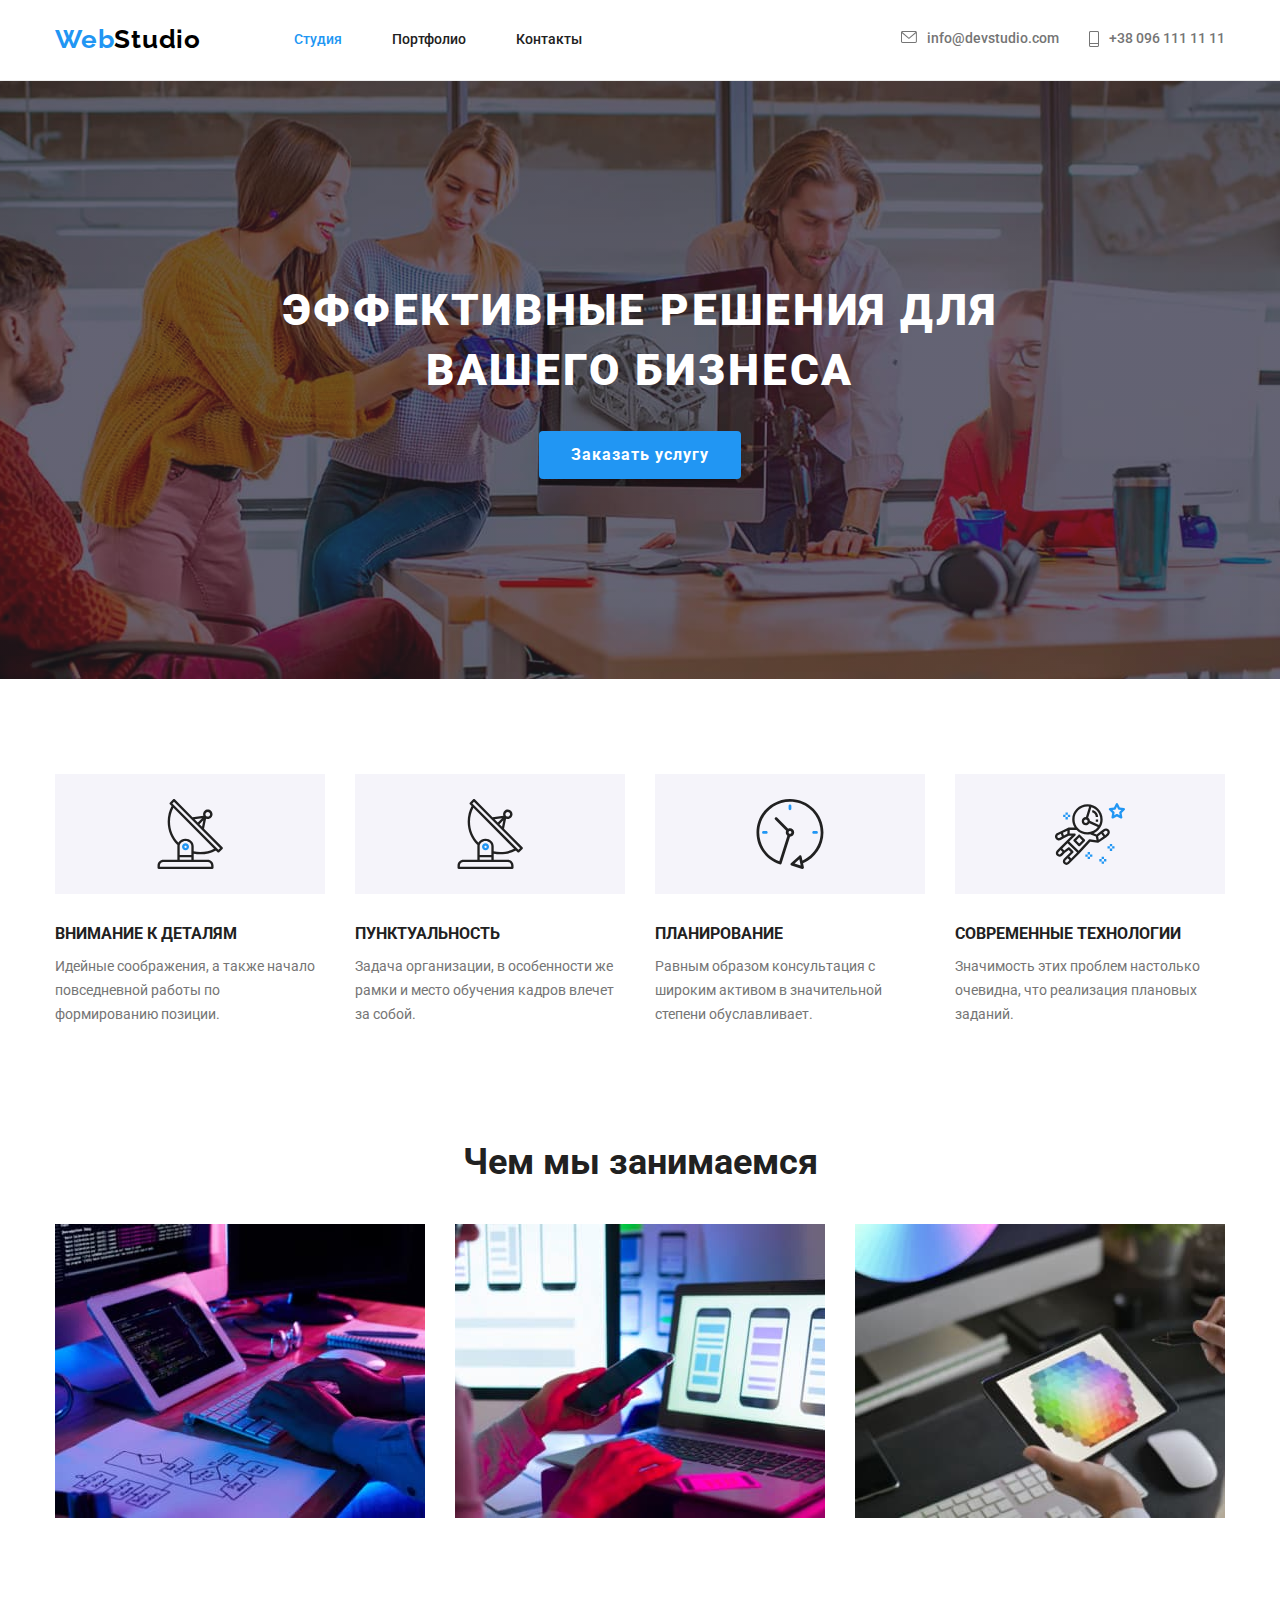
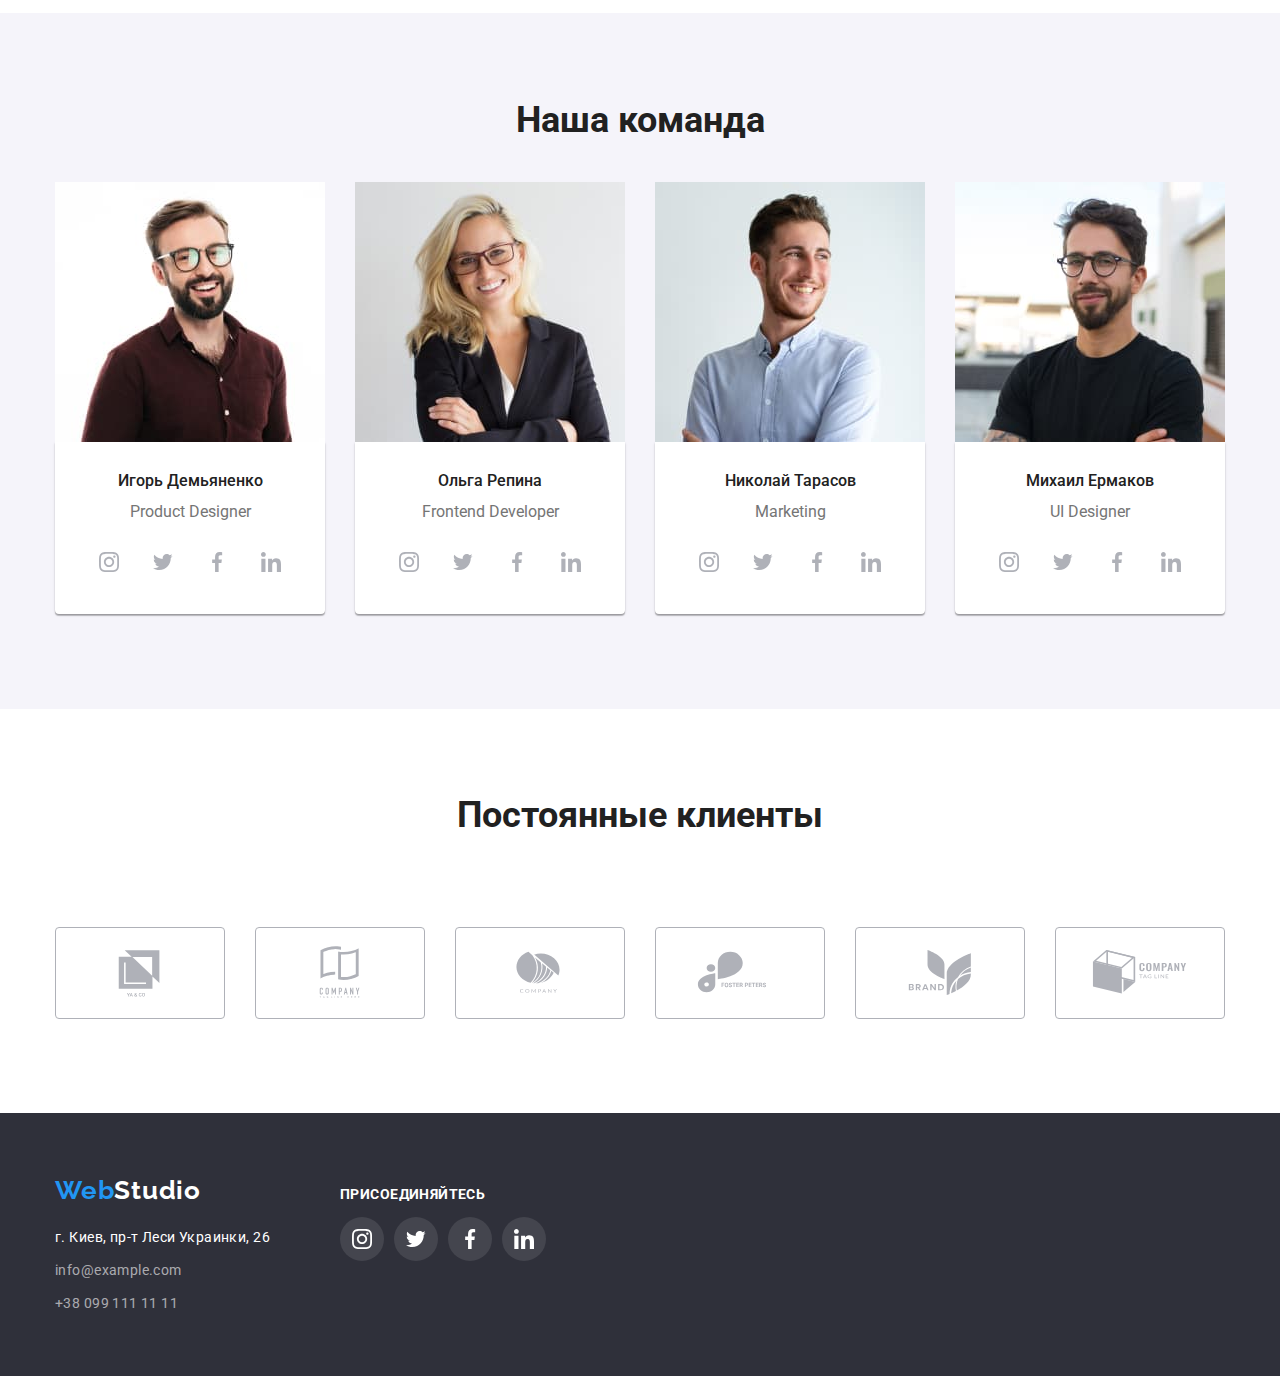
<file: index.html>
<!DOCTYPE html>
<html lang="ru">

<head>
    <meta charset="UTF-8">
    <meta http-equiv="X-UA-Compatible" content="IE=edge">
    <meta name="viewport" content="width=device-width, initial-scale=1.0">
    <link rel="preconnect" href="https://fonts.gstatic.com">
    <link href="https://fonts.googleapis.com/css2?family=Raleway:wght@700&family=Roboto:wght@400;500;700;900&display=swap"
        rel="stylesheet">
    <link rel="stylesheet" href="https://cdnjs.cloudflare.com/ajax/libs/modern-normalize/1.0.0/modern-normalize.min.css">
    <link rel="stylesheet" type="text/css" href="./css/styles.css">
    <title>Web Studio</title>
</head>
<body>
    <header class="header-site">
        <div class="container header-flex">
            <nav class="nav-flex">
                <a href="./index.html" class="logo"><span class="logo-web">Web</span><span class="logo-studio">Studio</span></a>
                <ul class="list menu-flex">
                    <li class="menu-list"><a href="./index.html" class="current-page link">Студия</a></li>
                    <li class="menu-list"><a href="./portfolio.html" class="nav-item link">Портфолио</a></li>
                    <li class="menu-list"><a href="" class="nav-item link">Контакты</a></li>
                </ul>
            </nav>
            <ul class="list contact-flex">
                <li class="contact-flex-item envelope"><a href="mailto:example@mail.ru" class="contact link">
                    <svg class="icon-envelope">
                        <use href="images/sprite.svg#icon-envelope"></use>
                    </svg>
                    info@devstudio.com
                </a></li>
                <li class="contact-flex-item"><a href="tel:+380961111111" class="contact link">
                    <svg class="icon-phone">
                        <use href="images/sprite.svg#icon-phone"></use>
                    </svg>
                    +38 096 111 11 11
                </a></li>
            </ul>
        </div>
    </header>
    <main>
        <section class="hero">
            <div class="container hero-box">
                <h1 class="hero-heading">Эффективные решения для вашего бизнеса</h1>
                <button type="button" class="button">Заказать услугу</button>
            </div>
        </section>
            <section class="paddings">
                <div class="container">
                    <ul class="list advantages-flex">
                        <li class="advantages-item"> 
                            <div class="advantages-box">
                                <svg class="icon-group" width="70px" height="70px">
                                    <use href="images/sprite.svg#icon-group"></use>
                                </svg>
                            </div>
                            <h3 class="advantages-heading">Внимание к деталям</h3>
                            <p class="advantages-description">Идейные соображения, а также начало повседневной работы по формированию позиции.</p>
                        </li>
                        <li class="advantages-item">
                            <div class="advantages-box">
                                <svg class="icon-group" width="70px" height="70px">
                                    <use href="images/sprite.svg#icon-group"></use>
                                </svg>
                            </div>
                            <h3 class="advantages-heading">Пунктуальность</h3>
                            <p class="advantages-description">Задача организации, в особенности же рамки и место обучения кадров влечет за собой.</p>
                        </li>
                        <li class="advantages-item"> 
                            <div class="advantages-box">
                                <svg class="icon-clock" width="70px" height="70px">
                                    <use href="images/sprite.svg#icon-clock"></use>
                                </svg>
                            </div>
                            <h3 class="advantages-heading">Планирование</h3>
                            <p class="advantages-description">Равным образом консультация с широким активом в значительной степени обуславливает.</p>
                        </li>
                        <li class="advantages-item">
                            <div class="advantages-box">
                                <svg class="icon-astronaut" width="70px" height="70px">
                                    <use href="images/sprite.svg#icon-astronaut"></use>
                                </svg>
                            </div>
                            <h3 class="advantages-heading">Современные технологии</h3>
                            <p class="advantages-description">Значимость этих проблем настолько очевидна, что реализация плановых заданий.</p>
                        </li>
                    </ul>
                </div>
            </section>
            <section class="overview-section">
                <div class="container">
                    <h2 class="title">Чем мы занимаемся</h2>
                    <ul class="list overview-flex">
                        <Li class="overwiew-item">
                            <img class="overview-image" src="images/mainpage/img.jpg" alt="Planning the stucture of an application" width="370" height="294">
                        </Li>
                        <li class="overwiew-item">
                            <img class="overview-image" src="images/mainpage/img2.jpg" alt="Designing the application" width="370" height="294">
                        </li>
                        <li class="overwiew-item">
                            <img class="overview-image" src="images/mainpage/img3.jpg" alt="Selecting a color scheme for a project" width="370" height="294">
                        </li>
                    </ul>
                </div>
            </section>
            <section class="team-section paddings">
                <div class="container">
                    <h2 class="title">Наша команда</h2>
                    <ul class="company-team list">
                        <li class="team-item">
                            <img class="team-photo" src="images/mainpage/product-designer.jpg" alt="A photo of the company's Product Designer" width="270"
                                height="260">
                           <div class="team-card">
                                <h3 class="team-heading">Игорь Демьяненко</h3>
                                <p class="team-role">Product Designer</p>
                                <ul class="social-media list">
                                    <li>
                                        <a href="" class="media-item">
                                            <svg class="media-icon" width="20px" height="20px">
                                                <use href="images/sprite.svg#icon-instagram"></use>
                                            </svg>
                                        </a>
                                    </li>
                                    <li>
                                        <a href="" class="media-item">
                                            <svg class="media-icon" width="20px" height="20px">
                                                <use href="images/sprite.svg#icon-twitter"></use>
                                            </svg>
                                        </a>
                                    </li>
                                    <li>
                                        <a href="" class="media-item">
                                            <svg class="media-icon" width="20px" height="20px">
                                                <use href="images/sprite.svg#icon-facebook"></use>
                                            </svg>
                                        </a>
                                    </li>
                                    <li>
                                        <a href="" class="media-item">
                                            <svg class="media-icon" width="20px" height="20px">
                                                <use href="images/sprite.svg#icon-linkedin"></use>
                                            </svg>
                                        </a>
                                    </li>
                                </ul>
                           </div>
                        </li>
                        <li class="team-item">
                            <img class="team-photo" src="images/mainpage/frontend-developer.jpg" alt="A photo of the company's Frontend Developer" width="270"
                                height="260">
                            <div class="team-card">
                                <h3 class="team-heading">Ольга Репина</h3>
                                <p class="team-role">Frontend Developer</p>
                                <ul class="social-media list">
                                    <li>
                                        <a href="" class="media-item">
                                            <svg class="media-icon" width="20px" height="20px">
                                                <use href="images/sprite.svg#icon-instagram"></use>
                                            </svg>
                                        </a>
                                    </li>
                                    <li>
                                        <a href="" class="media-item">
                                            <svg class="media-icon" width="20px" height="20px">
                                                <use href="images/sprite.svg#icon-twitter"></use>
                                            </svg>
                                        </a>
                                    </li>
                                    <li>
                                        <a href="" class="media-item">
                                            <svg class="media-icon" width="20px" height="20px">
                                                <use href="images/sprite.svg#icon-facebook"></use>
                                            </svg>
                                        </a>
                                    </li>
                                    <li>
                                        <a href="" class="media-item">
                                            <svg class="media-icon" width="20px" height="20px">
                                                <use href="images/sprite.svg#icon-linkedin"></use>
                                            </svg>
                                        </a>
                                    </li>
                                </ul>
                            </div>
                        </li>
                        <li class="team-item">
                            <img  class="team-photo" src="images/mainpage/marketing-director.jpg" alt="A photo of the company's Marketing Director" width="270"
                                height="260">
                            <div class="team-card">
                                <h3 class="team-heading">Николай Тарасов</h3>
                                <p class="team-role">Marketing</p>
                                <ul class="social-media list">
                                    <li>
                                        <a href="" class="media-item">
                                            <svg class="media-icon" width="20px" height="20px">
                                                <use href="images/sprite.svg#icon-instagram"></use>
                                            </svg>
                                        </a>
                                    </li>
                                    <li>
                                        <a href="" class="media-item">
                                            <svg class="media-icon" width="20px" height="20px">
                                                <use href="images/sprite.svg#icon-twitter"></use>
                                            </svg>
                                        </a>
                                    </li>
                                    <li>
                                        <a href="" class="media-item">
                                            <svg class="media-icon" width="20px" height="20px">
                                                <use href="images/sprite.svg#icon-facebook"></use>
                                            </svg>
                                        </a>
                                    </li>
                                    <li>
                                        <a href="" class="media-item">
                                            <svg class="media-icon" width="20px" height="20px">
                                                <use href="images/sprite.svg#icon-linkedin"></use>
                                            </svg>
                                        </a>
                                    </li>
                                </ul>
                            </div>
                        </li>
                        <li class="team-item">
                            <img class="team-photo" src="images/mainpage/ui-designer.jpg" alt="A photo of the company's UI Designer" width="270" height="260">
                            <div class="team-card">
                                <h3 class="team-heading">Михаил Ермаков</h3>
                                <p class="team-role">UI Designer</p>
                                <ul class="social-media list">
                                    <li>
                                        <a href="" class="media-item">
                                            <svg class="media-icon" width="20px" height="20px">
                                                <use href="images/sprite.svg#icon-instagram"></use>
                                            </svg>
                                        </a>
                                    </li>
                                    <li>
                                        <a href="" class="media-item">
                                            <svg class="media-icon" width="20px" height="20px">
                                                <use href="images/sprite.svg#icon-twitter"></use>
                                            </svg>
                                        </a>
                                    </li>
                                    <li>
                                        <a href="" class="media-item">
                                            <svg class="media-icon" width="20px" height="20px">
                                                <use href="images/sprite.svg#icon-facebook"></use>
                                            </svg>
                                        </a>
                                    </li>
                                    <li>
                                        <a href="" class="media-item">
                                            <svg class="media-icon" width="20px" height="20px">
                                                <use href="images/sprite.svg#icon-linkedin"></use>
                                            </svg>
                                        </a>
                                    </li>
                                </ul>
                            </div>
                        </li>
                    </ul>
                </div>
            </section>
            <section class="clients-section">
                <div class="container clients">
                    <h2 class="title">Постоянные клиенты</h2>
                    <ul class="list clients-flex">
                        <li class="company-list-item">
                            <a href="" class="company-link">
                                <svg class="icon-company" width="70px" height="70px">
                                    <use href="images/sprite.svg#icon-yaandgo"></use>
                                </svg>
                            </a>
                        </li>
                        <li class="company-list-item">
                            <a href="" class="company-link">
                                <svg class="icon-company" width="70px" height="70px">
                                    <use href="images/sprite.svg#icon-company-tagline-here"></use>
                                </svg>
                            </a>
                        </li>
                        <li class="company-list-item">
                            <a href="" class="company-link">
                                <svg class="icon-company" width="70px" height="70px">
                                    <use href="images/sprite.svg#icon-company"></use>
                                </svg>
                            </a>
                        </li>
                        <li class="company-list-item">
                            <a href="" class="company-link">
                                <svg class="icon-company" width="70px" height="70px">
                                    <use href="images/sprite.svg#icon-foster-peters"></use>
                                </svg>
                            </a>
                        </li>
                        <li class="company-list-item">
                            <a href="" class="company-link">
                                <svg class="icon-company" width="70px" height="70px">
                                    <use href="images/sprite.svg#icon-brand"></use>
                                </svg>
                            </a>
                        </li>
                        <li class="company-list-item">
                            <a href="" class="company-link">
                                <svg class="icon-company" width="70px" height="70px">
                                    <use href="images/sprite.svg#icon-company-tag-line"></use>
                                </svg>
                            </a>
                        </li>
                    </ul>
                </div>
            </section>
        
    </main>
    <footer class="footer-styles">
        <div class="container footer-flex">
            <div>
                <a href="./index.html" class="logo whole-logo"><span class="logo-web">Web</span><span
                        class="logostudio-footer">Studio</span></a>
                <address class="footer-address">
                    <p class="location">г. Киев, пр-т Леси Украинки, 26</p>
                    <ul class="contacts list">
                        <li class="contacts"><a href="mailto:info@example.com" class="contact-footer link">info@example.com</a></li>
                        <li class="contacts"><a href="tel:+380991111111" class="contact-footer link">+38 099 111 11 11</a></li>
                    </ul>
                </address>
            </div>
        <div class="join">
            <p class="join-text">Присоединяйтесь</p>
            <ul class="list flex-join">
                <li class="media-list-item">
                    <a href="" class="media-item-footer">
                        <svg class="media-icon-footer" width="20px" height="20px">
                            <use href="images/sprite.svg#icon-instagram"></use>
                        </svg>
                    </a>
                </li>
                <li class="media-list-item">
                    <a href="" class="media-item-footer">
                        <svg class="media-icon-footer" width="20px" height="20px">
                            <use href="images/sprite.svg#icon-twitter"></use>
                        </svg>
                    </a>
                </li>
                <li class="media-list-item">
                    <a href="" class="media-item-footer">
                        <svg class="media-icon-footer" width="20px" height="20px">
                            <use href="images/sprite.svg#icon-facebook"></use>
                        </svg>
                    </a>
                </li>
                <li class="media-list-item">
                    <a href="" class="media-item-footer">
                        <svg class="media-icon-footer" width="20px" height="20px">
                            <use href="images/sprite.svg#icon-linkedin"></use>
                        </svg>
                    </a>
                </li>
            </ul>
        </div>
        </div>
    </footer>
</body>
</html>
</file>
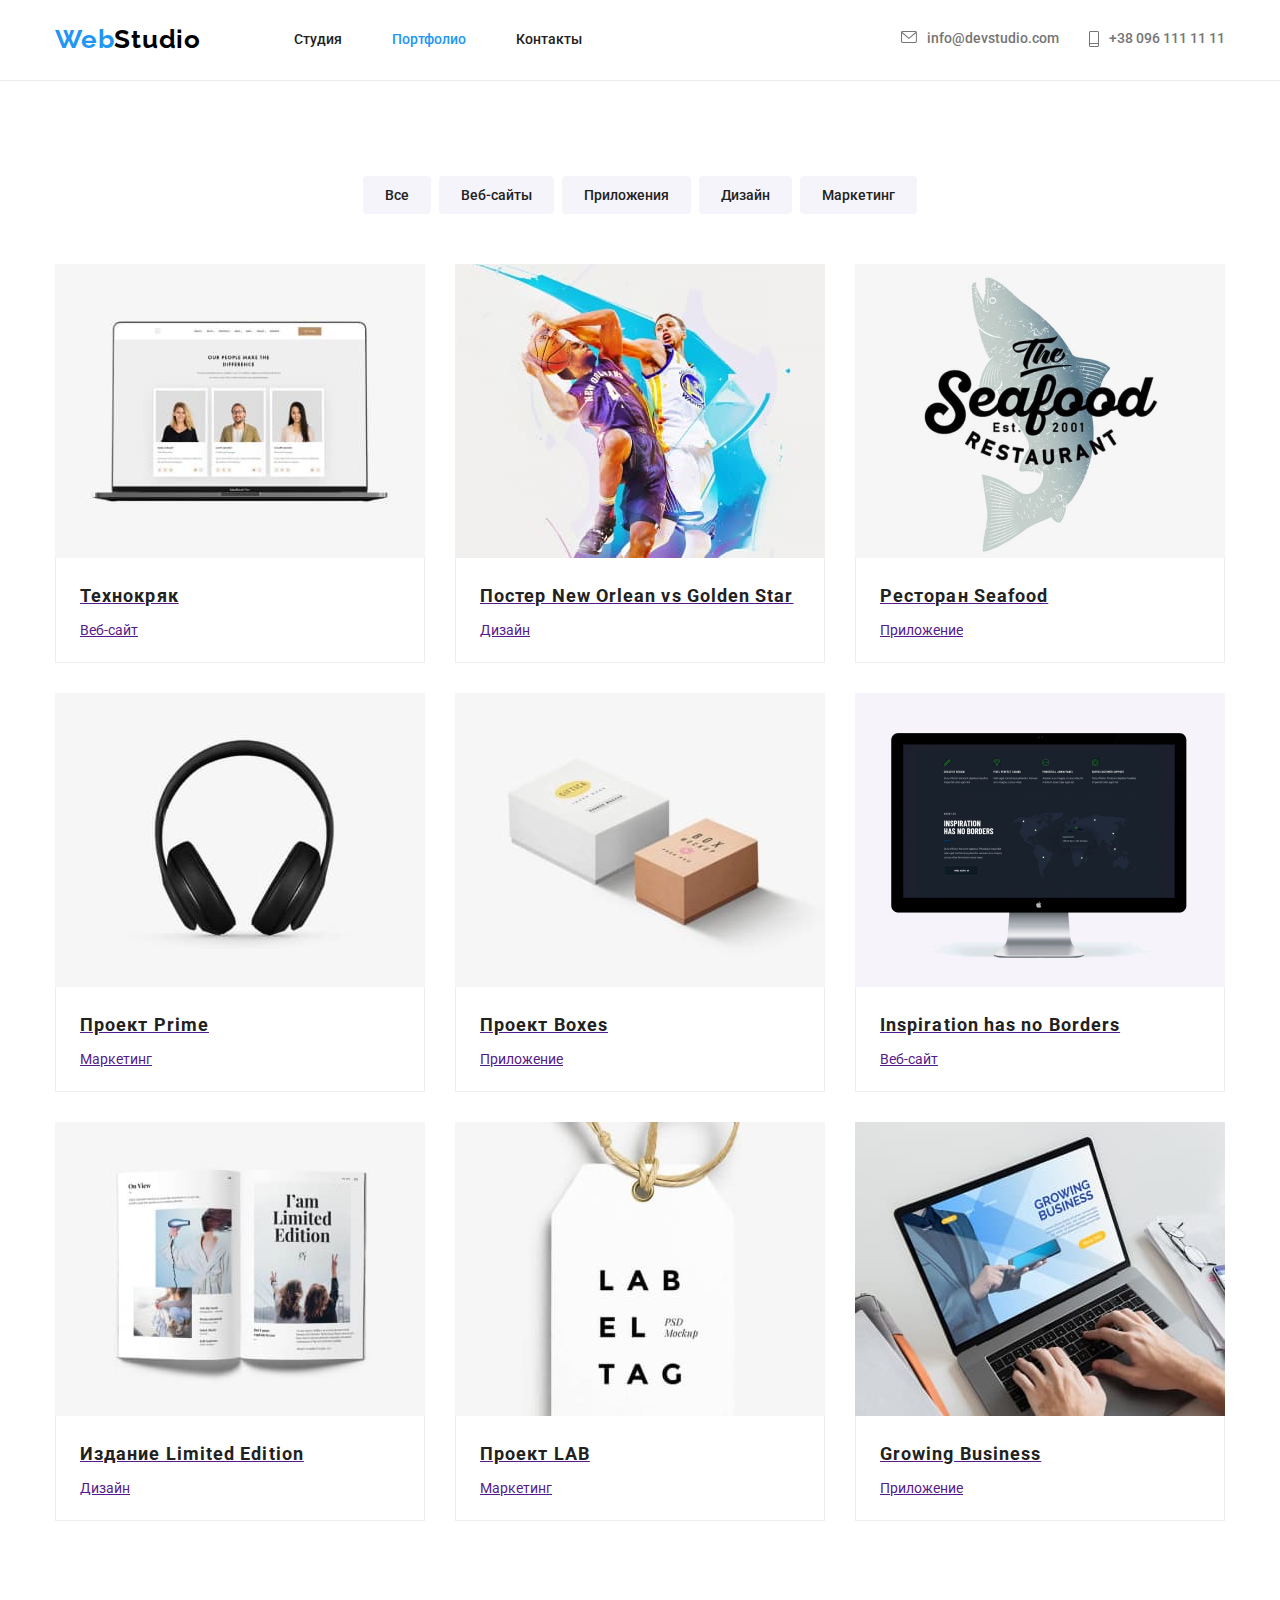
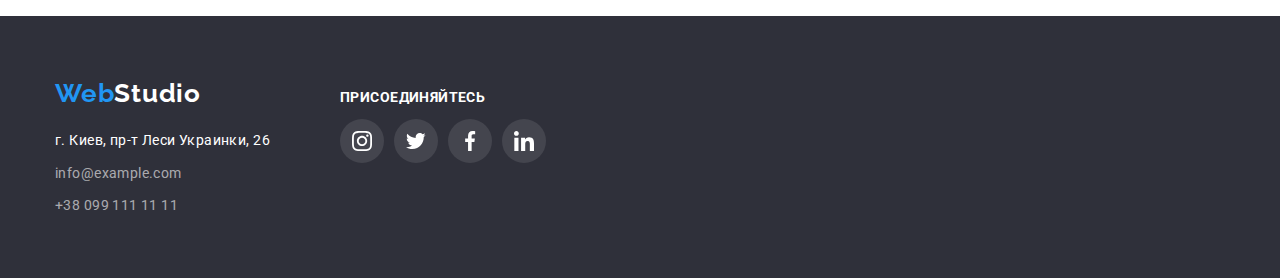
<file: portfolio.html>
<!DOCTYPE html>
<html lang="en">
<head>
    <meta charset="UTF-8">
    <meta http-equiv="X-UA-Compatible" content="IE=edge">
    <meta name="viewport" content="width=device-width, initial-scale=1.0">
    <link rel="preconnect" href="https://fonts.gstatic.com">
    <link href="https://fonts.googleapis.com/css2?family=Raleway:wght@700&family=Roboto:wght@400;500;700;900&display=swap"
        rel="stylesheet">
    <link rel="stylesheet" href="https://cdnjs.cloudflare.com/ajax/libs/modern-normalize/1.0.0/modern-normalize.min.css">
    <link rel="stylesheet" type="text/css" href="./css/styles.css">
    <title>Portfolio</title>
</head>
<body>
    <header class="header-site">
        <div class="container header-flex">
            <nav class="nav-flex">
                <a href="./index.html" class="logo"><span class="logo-web">Web</span><span
                        class="logo-studio">Studio</span></a>
            <ul class="list nav-flex">
                <li class="menu-list"><a href="./index.html" class="nav-item link">Студия</a></li>
                <li class="menu-list"><a href="./portfolio.html" class="current-page link">Портфолио</a></li>
                <li class="menu-list"><a href="" class="nav-item link">Контакты</a></li>
            </ul>
            </nav>
            <ul class="list contact-flex">
                <li class="contact-flex-item envelope"><a href="mailto:example@mail.ru" class="contact link">
                        <svg class="icon-envelope">
                            <use href="images/sprite.svg#icon-envelope"></use>
                        </svg>
                        info@devstudio.com
                    </a></li>
                <li class="contact-flex-item"><a href="tel:+380961111111" class="contact link">
                        <svg class="icon-phone">
                            <use href="images/sprite.svg#icon-phone"></use>
                        </svg>
                        +38 096 111 11 11
                    </a></li>
            </ul>
        </div>
    </header>
    <main>
        <div class="container paddings">
            <ul class="list sorting-flex">
                <li class="button-item">
                    <button type="button" class="button-sorting">Все</button>
                </li>
                <li class="button-item">
                    <button type="button" class="button-sorting">Веб-сайты</button>
                </li>
                <li class="button-item">
                    <button type="button" class="button-sorting">Приложения</button>
                </li>
                <li class="button-item">
                    <button type="button" class="button-sorting">Дизайн</button>
                </li>
                <li class="button-item">
                    <button type="button" class="button-sorting">Маркетинг</button>
                </li>
            </ul>
            <ul class="list portfolio-flex">
                <li class="portfolio-item">
                    <a href="">
                    <img src="images/portfolio/item1.jpg" alt="Open main page of the site" width="370" height="294">
                    <div class="portfolio-card">
                        <h2 class="portfolio-title">Технокряк</h2>
                        <p class="portfolio-description">Веб-сайт</p>
                    </div>
                    </a>
                </li>
                <li class="portfolio-item">
                    <a href="">
                    <img src="images/portfolio/item2.jpg" alt="two basketball players with a ball" width="370" height="294">
                    <div class="portfolio-card">
                        <h2 class="portfolio-title">Постер New Orlean vs Golden Star</h2>
                        <p class="portfolio-description">Дизайн</p>
                    </div>
                    </a>
                </li>
                <li class="portfolio-item">
                    <a href="">
                    <img src="images/portfolio/item3.jpg" alt="the restaurant's logo" width="370" height="294">
                    <div class="portfolio-card">
                        <h2 class="portfolio-title">Ресторан Seafood</h2>
                        <p class="portfolio-description">Приложение</p>
                    </div>
                    </a>
                </li>
                <li class="portfolio-item">
                    <a href="">
                    <img src="images/portfolio/item4.jpg" alt="black headphones" width="370" height="294">
                    <div class="portfolio-card">
                        <h2 class="portfolio-title">Проект Prime</h2>
                        <p class="portfolio-description">Маркетинг</p>
                    </div>
                    </a>
                </li>
                <li class="portfolio-item">
                    <a href="">
                    <img src="images/portfolio/item5.jpg" alt="two different-sized boxes" width="370" height="294">
                    <div class="portfolio-card">
                        <h2 class="portfolio-title">Проект Boxes</h2>
                        <p class="portfolio-description">Приложение</p>
                    </div>
                    </a>
                </li>
                <li class="portfolio-item">
                    <a href="">
                    <img src="images/portfolio/item6.jpg" alt="open mainpage on the screen" width="370" height="294">
                    <div class="portfolio-card">
                        <h2 class="portfolio-title">Inspiration has no Borders</h2>
                        <p class="portfolio-description">Веб-сайт</p>
                    </div>
                    </a>
                </li>
                <li class="portfolio-item">
                    <a href="">
                    <img src="images/portfolio/item7.jpg" alt="Fashion journal" width="370" height="294">
                    <div class="portfolio-card">
                        <h2 class="portfolio-title">Издание Limited Edition</h2>
                        <p class="portfolio-description">Дизайн</p>
                    </div>
                    </a>
                </li>
                <li class="portfolio-item">
                    <a href="">
                    <img src="images/portfolio/item8.jpg" alt="a white lable tag" width="370" height="294">
                    <div class="portfolio-card">
                        <h2 class="portfolio-title">Проект LAB</h2>
                        <p class="portfolio-description">Маркетинг</p>
                    </div>
                    </a>
                </li>
                <li class="portfolio-item">
                    <a href="">
                    <img src="images/portfolio/item9.jpg" alt="a laptop with a mainpage of the site open" width="370" height="294">
                    <div class="portfolio-card">
                        <h2 class="portfolio-title">Growing Business</h2>
                        <p class="portfolio-description">Приложение</p>
                    </div>
                    </a>
                </li>
            </ul>
        </div>
    </main>
    <footer class="footer-styles">
        <div class="container footer-flex">
            <div>
                <a href="./index.html" class="logo whole-logo"><span class="logo-web">Web</span><span
                        class="logostudio-footer">Studio</span></a>
                <address class="footer-address">
                    <p class="location">г. Киев, пр-т Леси Украинки, 26</p>
                    <ul class="contacts list">
                        <li class="contacts"><a href="mailto:info@example.com"
                                class="contact-footer link">info@example.com</a></li>
                        <li class="contacts"><a href="tel:+380991111111" class="contact-footer link">+38 099 111 11 11</a>
                        </li>
                    </ul>
                </address>
            </div>
            <div class="join">
                <p class="join-text">Присоединяйтесь</p>
                <ul class="list flex-join">
                    <li class="media-list-item">
                        <a href="" class="media-item-footer">
                            <svg class="media-icon-footer" width="20px" height="20px">
                                <use href="images/sprite.svg#icon-instagram"></use>
                            </svg>
                        </a>
                    </li>
                    <li  class="media-list-item">
                        <a href="" class="media-item-footer">
                            <svg class="media-icon-footer" width="20px" height="20px">
                                <use href="images/sprite.svg#icon-twitter"></use>
                            </svg>
                        </a>
                    </li>
                    <li  class="media-list-item">
                        <a href="" class="media-item-footer">
                            <svg class="media-icon-footer" width="20px" height="20px">
                                <use href="images/sprite.svg#icon-facebook"></use>
                            </svg>
                        </a>
                    </li>
                    <li  class="media-list-item">
                        <a href="" class="media-item-footer">
                            <svg class="media-icon-footer" width="20px" height="20px">
                                <use href="images/sprite.svg#icon-linkedin"></use>
                            </svg>
                        </a>
                    </li>
                </ul>
            </div>
        </div>
    </footer>
</body>
</html>
</file>
<file: css/styles.css>
:root {
  --main-text-color: #757575;
  --title-text-color: #212121;
  --accent-color: #2196f3;
  --background-color: #e5e5e5;
  --header-studio: #000000;
  --footer-background: #2f303a;
  --clear-white: #ffffff;
  --contact-footer: rgba(255, 255, 255, 0.6);
  --logo2-footer: rgba(255, 255, 255, 1);
  --button-sorting: #f5f4fa;
  --button-focus: #188ce8;
  --box-shadow: rgba(0, 0, 0, 0.15);
  --portfolio-card-border: #EEEEEE;
  --header-border: #ECECEC;
  --hero-background: #C4C4C4;
  --team-icon: #AFB1B8;
  --link-transparency: #ffffff1A;
}
body {
  background-color: var(--clear-white);
  font-family: "Roboto", "Serif";
  color: var(--main-text-color);
  font-size: 14px;
  line-height: 24px;
  box-sizing: border-box;
  margin-right: auto;
  margin-left: auto;
}
h1,
h2,
h3,
ul p {
  margin: 0;
  padding: 0;
}
img {
  display: block;
}

.container {
  width: 1200px;
  padding-left: 15px;
  padding-right: 15px;
  margin: 0 auto;
}
.list {
  list-style: none;
  padding: 0;
  margin: 0;
}

.current-page.link,
.nav-item.link,
.contact.link,
.contact-footer.link {
  text-decoration: none;
}
/* header */
.logo {
  font-family: "Raleway", "Sans-serif";
  font-weight: bold;
  font-size: 26px;
  line-height: 1.19;
  letter-spacing: 0.03em;
  text-decoration: none;
  margin-right: 93px;
}
.logo-web {
  color: var(--accent-color);
}
.logo-studio {
  color: var(--header-studio);
}
/*navigation*/
.current-page {
  color: var(--accent-color);
  font-weight: 500;
  line-height: 1.14;
}
.nav-item {
  color: var(--title-text-color);
  font-weight: 500;
  line-height: 1.14;
}
.nav-item:hover,
.nav-item:focus {
  color: var(--accent-color);
}
/*flex-elements*/
.header-site {
  background-color: var(--clear-white);
  padding-top: 24px;
  padding-bottom: 25px;
  border-bottom: 1px solid var(--header-border);
}
.header-flex {
  display: flex;
  justify-content: space-between;
  align-items: center;
}
.nav-flex {
  display: flex;
  align-items: center;
}
.menu-flex {
  display: flex;
  flex-direction: row;
}
.menu-list:not(:last-child) {
  margin-right: 50px;
}

.contact-flex {
  display: flex;
  margin-left: auto;
}
.contact-flex-item:not(:last-child) {
  margin-right: 30px;
}
/*end of header*/
/* contacts*/

.contact {
  color: var(--main-text-color);
  font-weight: 500;
  display: flex;
  text-align: center;
  line-height: 1.14;

}
.contact:hover,
.contact:focus {
  color: var(--accent-color);
  fill: var(--accent-color);
}

/* End of header */
/* hero */
.hero {
  background-color: var(--hero-background);
  text-align: center;
  padding-top: 200px;
  padding-bottom: 200px;
  background-image: 
  linear-gradient(
    rgba(47, 48, 58, 0.4),
    rgba(47, 48, 58, 0.4)
  ),
  url("../images/hero/bg.jpg");
  background-repeat: no-repeat;
  background-position: center;
 /* background-size: cover;*/
}
.hero-heading {
  color: var(--clear-white);
  margin-top: 0;
  margin-bottom: 30px;
  font-weight: 900;
  font-size: 44px;
  line-height: 1.36;
  letter-spacing: 0.06em;
  text-transform: uppercase;
}
.hero-box {
  width: 770px;
}
.button {
  cursor: pointer;
  background: var(--accent-color);
  font-weight: bold;
  font-size: 16px;
  line-height: 1.8;
  letter-spacing: 0.06em;
  color: var(--clear-white);
  padding: 10px 32px;
  border-radius: 4px;
  box-shadow: 0px 4px 4px var(--box-shadow);
  min-width: 200px;
  border:none;
}
.button:focus,
.button:hover {
  background: var(--button-focus);
}
/* end of hero */
/* sections */
.title {
  color: var(--title-text-color);
  margin-bottom: 50px;
  text-align: center;
  font-size: 36px;
}
.paddings {
  padding-top: 95px;
  padding-bottom: 95px;
}
.advantages-box {
  background-color: var(--button-sorting);
  height: 120px;
  display: flex;
  align-items: center;
  justify-content: center;
  margin-bottom: 30px;


}
.advantages-heading {
  text-transform: uppercase;
  line-height: 1.17;
  color: var(--title-text-color);
  margin-bottom: 10px;

  border-radius: 4px;
}
.advantages-description {
  width: 270px;
  height: 101px;
  box-sizing: content-box;
  justify-content: space-between;
}
.advantages-flex {
  display: flex;
}
.advantages-item:not(:first-child) {
  margin-left: 30px;
}
.overview-section {
  padding-bottom: 95px;
}
.overview-flex {
  display: flex;
  margin-left: -30px;
  margin-top: -30px;
}
.overview-image{
  margin-left: 30px;
  margin-top: 30px;
}
/*TEAM SECTION*/
.team-section {
  background-color: var(--button-sorting);
}
.company-team {
  display: flex;
  flex-wrap: wrap;
  margin-left: -30px;
  margin-top: -30px;
}
.team-item {
  margin-left: 30px;
  margin-top: 30px;
}
.team-heading {
  font-size: 16px;
  font-weight: 500;
  line-height: 1.17;
  color: var(--title-text-color);
  margin-bottom: 10px;
}
.team-role{
  font-size: 16px;
  margin-bottom: 16px;
}
.team-photo {
  border-radius: 0px;
}
.team-card {
  background: var(--clear-white);
  padding-top: 30px;
  text-align: center;
  padding-bottom: 30px;
  box-shadow: 0px 1px 3px rgba(0, 0, 0, 0.12), 0px 1px 1px rgba(0, 0, 0, 0.14),
    0px 2px 1px rgba(0, 0, 0, 0.2);
  border-radius: 0px 0px 4px 4px;
  padding-left: 32px;
  padding-right: 32px;
}
.social-media{
  display: flex;
  justify-content: space-between;
}
.media-item {
  display: flex;
  align-items: center;
  justify-content: center;
  
  background-color: var(--clear-white);
  width: 44px;
  height: 44px;
  border-radius: 50%;
}
.media-icon {
  fill: var(--team-icon)
}
.media-item:hover,
.media-item:focus {
  background-color: var(--accent-color);
}
.media-item:hover .media-icon,
.media-item:focus .media-icon {
  fill: var(--clear-white);
}
.clients {
  padding-top: 94px;
  padding-bottom: 94px;
}
/*clients*/
.clients-section{
  background-color: var(--clear-white);
}
.clients-flex {
  display: flex;
  justify-content: space-between;
  width:auto
}
.company-link {
  width: 170px;
  height: 92px;
  display: flex;
  justify-content: center;
  align-items: center;
  border: 1px solid var(--team-icon);
  border-radius: 4px;
  margin-top: 50px;
}
/*.company-list-item:not(:last-child){
  margin-right: 30px;
}*/
.icon-company {
  width: 106px;
  height: 60px;
  fill: var(--team-icon);
}
.company-link:hover, 
.company-link:focus {
  border: 1px solid var(--accent-color);
}
.company-link:hover .icon-company,
.company-link:focus .icon-company {
  fill: var(--accent-color)
}
/* End of sections */

/* portfolio page */
.button-sorting {
  color: var(--title-text-color);
  background-color: var(--button-sorting);
  cursor: pointer;
  height: 38px;
  border-radius: 4px;
  border: none;
  padding: 6px 22px;
  font-weight: 500;
}
.button-item:not(:first-child) {
  margin-left: 8px;
}
.button-sorting:focus,
.button-sorting:hover {
  color: var(--button-sorting);
  background-color: var(--accent-color);
  box-shadow: 0px 3px 1px rgba(0, 0, 0, 0.1), 0px 1px 2px rgba(0, 0, 0, 0.08),
    0px 2px 2px rgba(0, 0, 0, 0.12);
}
.sorting-flex {
  display: flex;
  justify-content: center;
  margin-bottom: 50px;
}
.portfolio-title {
  color: var(--title-text-color);
  font-weight: 700;
  font-size: 18px;
  line-height: 2;
  letter-spacing: 0.06em;
  margin-bottom: 4px;
}
.portfolio-flex {
  display: flex;
  flex-wrap: wrap;
  justify-content: space-between;
}
.portfolio-item:nth-last-child(-n+3) {
  margin-bottom: 0px;
}
.portfolio-item:hover,
.portfolio-item:focus {
  box-shadow: 0px 1px 1px rgba(0, 0, 0, 0.12),
  0px 4px 4px rgba(0, 0, 0, 0.06),
  1px 4px 6px rgba(0, 0, 0, 0.16);
}

.portfolio-item {
  margin-bottom: 30px;
}
.portfolio-card {
  background: var(--clear-white);
  border-bottom: 1px solid var(--portfolio-card-border);
  border-left: 1px solid var(--portfolio-card-border);
  border-right: 1px solid var(--portfolio-card-border);
  box-sizing: border-box;
  padding-left: 24px;
  padding-right: 24px;
  padding-top: 20px;
  padding-bottom: 20px;
}
/* End of portfolio page */
/* footer */
.whole-logo {
  margin-bottom: 20px;
  display: block;
}
.logostudio-footer {
  color: var(--logo2-footer);
}
.contact-footer {
  color: var(--contact-footer);
  letter-spacing: 0.03em;
}
.contacts:not(:last-child) {
  margin-bottom: 9px;
}
.footer-address {
  color: var(--clear-white);
  font-style: normal;
  font-weight: normal;
  line-height: 1.7;
  letter-spacing: 0.03em;
  margin-right: 70px;
}
.footer-styles {
  background-color: var(--footer-background);
  padding-top: 60px;
  padding-bottom: 60px;
}
.location {
  margin-bottom: 9px;
  margin-top: 0;
}
.join{
  width: 206px;
}
.join-text{
  font-weight: bold;
  font-size: 14px;
  line-height: 1.1;
  letter-spacing: 0.03em;
  text-transform: uppercase;
  color: var(--clear-white);
}
.flex-join {
  display: flex;
}
.footer-flex {
  display: flex;
  align-items: baseline;
}

.media-list-item:not(:last-child) {
  margin-right: 10px;
}

.media-item-footer {
  display: flex;
  align-items: center;
  justify-content: center;
  
  background-color: var(--link-transparency);
  width: 44px;
  height: 44px;
  border-radius: 50%;
}

.media-icon-footer {
  fill: var(--clear-white)
}
.media-item-footer:hover,
.media-item-footer:focus {
  background-color: var(--accent-color);
}
.media-item-footer:hover .media-icon,
.media-item-footer:focus .media-icon {
  fill: var(--clear-white);
}
/* footer */

/*svgs*/

.icon-envelope {
  width: 16px;
  height: 12px;
  fill: currentColor;
  margin-right: 10px;
}

.icon-phone {
  width: 10px;
  height: 16px;
  fill: currentColor;
  margin-right: 10px;
}
/*end of svgs*/

/*
*/
</file>
